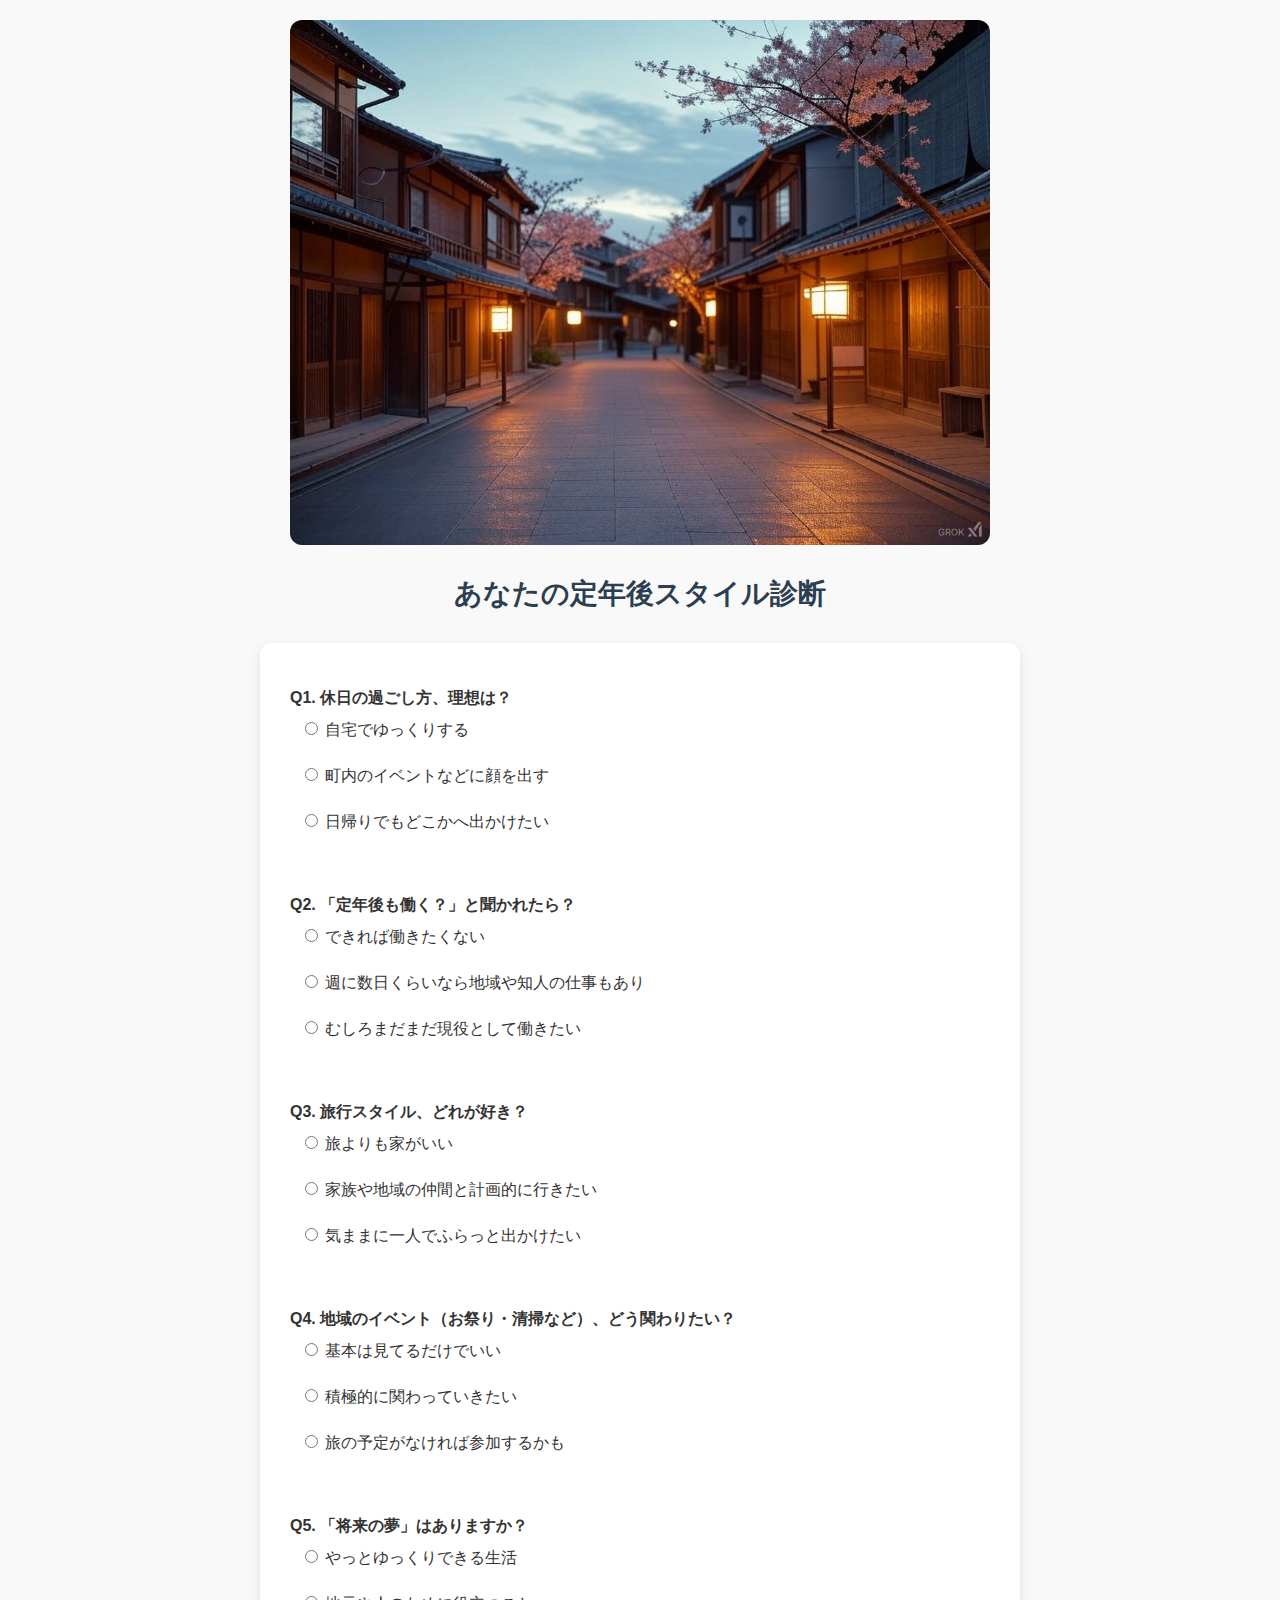
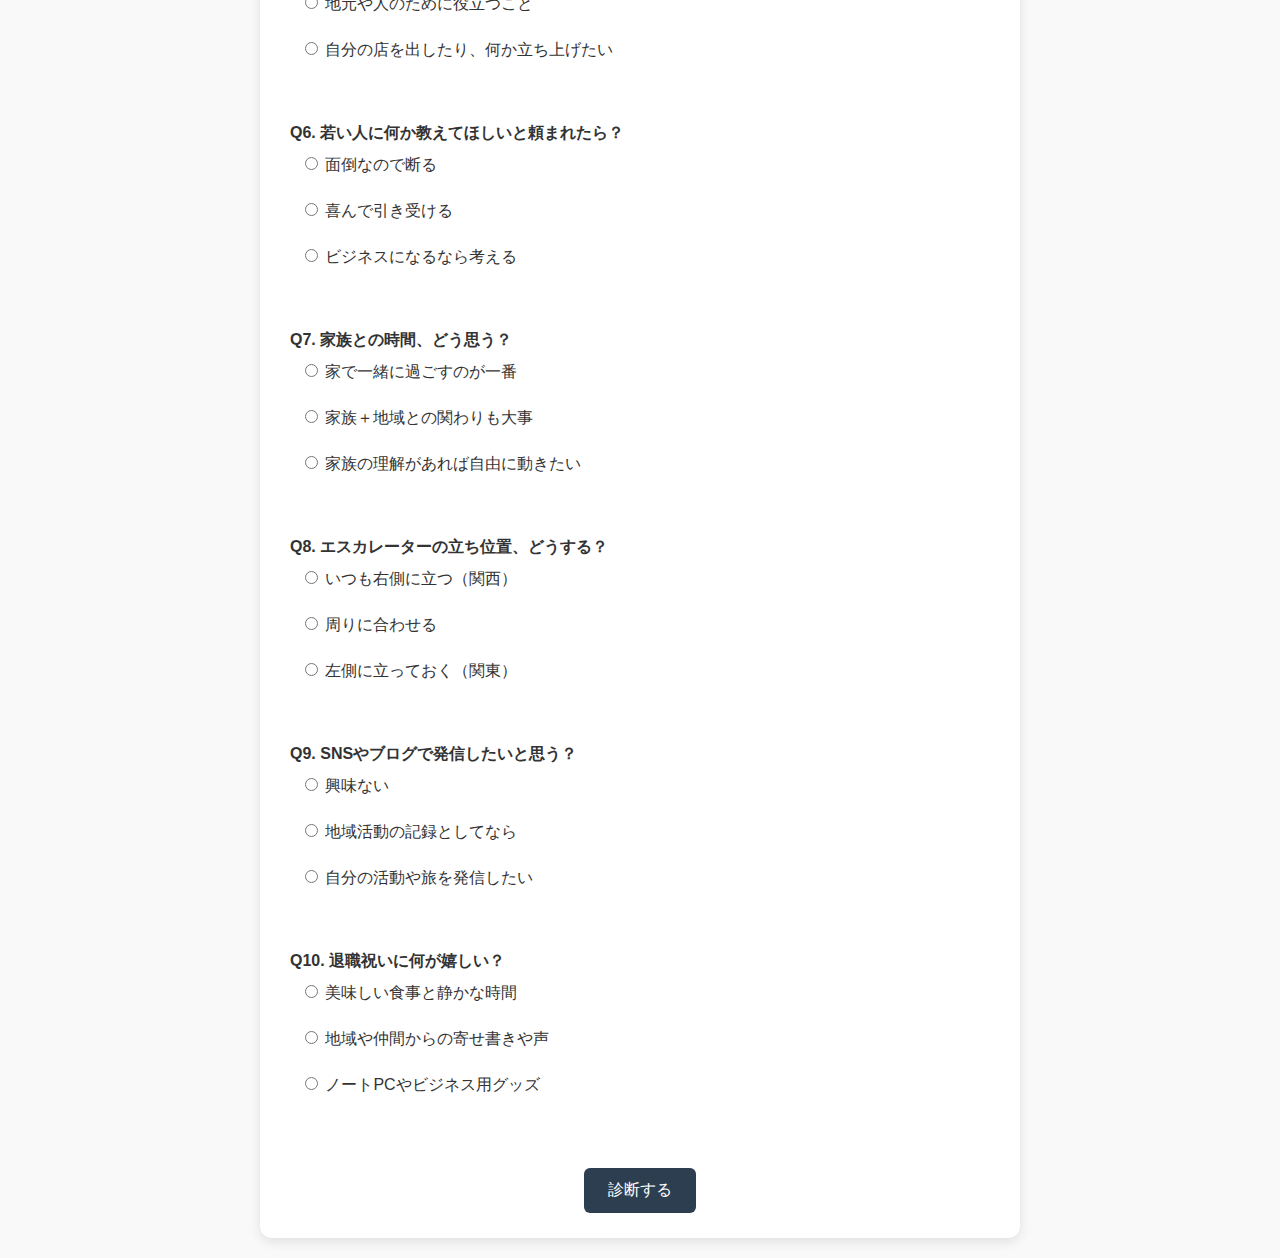
<file: templates/index.html>
<!DOCTYPE html>
<html>
<head>
    <meta charset="UTF-8">
    <title>定年後スタイル診断</title>
    <link rel="stylesheet" href="/static/style.css">
</head>
<body>

    <!-- ★ここに画像表示コードを追加！ -->
   <img src="/static/images/IMG_0118.JPG" alt="診断バナー" style="width:100%; max-width:700px; border-radius:12px; display:block; margin: 0 auto 30px;">

    <h1>あなたの定年後スタイル診断</h1>

    <form action="/result" method="post">

        <p><strong>Q1. 休日の過ごし方、理想は？</strong></p>
        <label><input type="radio" name="q1" value="A" required> 自宅でゆっくりする</label><br>
        <label><input type="radio" name="q1" value="B"> 町内のイベントなどに顔を出す</label><br>
        <label><input type="radio" name="q1" value="C"> 日帰りでもどこかへ出かけたい</label><br><br>

        <p><strong>Q2. 「定年後も働く？」と聞かれたら？</strong></p>
        <label><input type="radio" name="q2" value="A" required> できれば働きたくない</label><br>
        <label><input type="radio" name="q2" value="B"> 週に数日くらいなら地域や知人の仕事もあり</label><br>
        <label><input type="radio" name="q2" value="C"> むしろまだまだ現役として働きたい</label><br><br>

        <p><strong>Q3. 旅行スタイル、どれが好き？</strong></p>
        <label><input type="radio" name="q3" value="A" required> 旅よりも家がいい</label><br>
        <label><input type="radio" name="q3" value="B"> 家族や地域の仲間と計画的に行きたい</label><br>
        <label><input type="radio" name="q3" value="C"> 気ままに一人でふらっと出かけたい</label><br><br>

        <p><strong>Q4. 地域のイベント（お祭り・清掃など）、どう関わりたい？</strong></p>
        <label><input type="radio" name="q4" value="A" required> 基本は見てるだけでいい</label><br>
        <label><input type="radio" name="q4" value="B"> 積極的に関わっていきたい</label><br>
        <label><input type="radio" name="q4" value="C"> 旅の予定がなければ参加するかも</label><br><br>

        <p><strong>Q5. 「将来の夢」はありますか？</strong></p>
        <label><input type="radio" name="q5" value="A" required> やっとゆっくりできる生活</label><br>
        <label><input type="radio" name="q5" value="B"> 地元や人のために役立つこと</label><br>
        <label><input type="radio" name="q5" value="C"> 自分の店を出したり、何か立ち上げたい</label><br><br>

        <p><strong>Q6. 若い人に何か教えてほしいと頼まれたら？</strong></p>
        <label><input type="radio" name="q6" value="A" required> 面倒なので断る</label><br>
        <label><input type="radio" name="q6" value="B"> 喜んで引き受ける</label><br>
        <label><input type="radio" name="q6" value="C"> ビジネスになるなら考える</label><br><br>

        <p><strong>Q7. 家族との時間、どう思う？</strong></p>
        <label><input type="radio" name="q7" value="A" required> 家で一緒に過ごすのが一番</label><br>
        <label><input type="radio" name="q7" value="B"> 家族＋地域との関わりも大事</label><br>
        <label><input type="radio" name="q7" value="C"> 家族の理解があれば自由に動きたい</label><br><br>

        <p><strong>Q8. エスカレーターの立ち位置、どうする？</strong></p>
        <label><input type="radio" name="q8" value="A" required> いつも右側に立つ（関西）</label><br>
        <label><input type="radio" name="q8" value="B"> 周りに合わせる</label><br>
        <label><input type="radio" name="q8" value="C"> 左側に立っておく（関東）</label><br><br>

        <p><strong>Q9. SNSやブログで発信したいと思う？</strong></p>
        <label><input type="radio" name="q9" value="A" required> 興味ない</label><br>
        <label><input type="radio" name="q9" value="B"> 地域活動の記録としてなら</label><br>
        <label><input type="radio" name="q9" value="C"> 自分の活動や旅を発信したい</label><br><br>

        <p><strong>Q10. 退職祝いに何が嬉しい？</strong></p>
        <label><input type="radio" name="q10" value="A" required> 美味しい食事と静かな時間</label><br>
        <label><input type="radio" name="q10" value="B"> 地域や仲間からの寄せ書きや声</label><br>
        <label><input type="radio" name="q10" value="C"> ノートPCやビジネス用グッズ</label><br><br>

        <button type="submit">診断する</button>
    </form>
</body>
</html>
</file>
<file: static/style.css>
body {
    font-family: "Segoe UI", "Helvetica Neue", sans-serif;
    background-color: #f9f9f9;
    color: #333;
    margin: 0;
    padding: 20px;
}

h1 {
    text-align: center;
    color: #2c3e50;
    font-size: 28px;
    margin-bottom: 30px;
}

form {
    background-color: #fff;
    max-width: 700px;
    margin: 0 auto;
    padding: 25px 30px;
    border-radius: 12px;
    box-shadow: 0 4px 12px rgba(0,0,0,0.1);
}

p {
    font-weight: bold;
    margin-top: 20px;
    margin-bottom: 10px;
}

label {
    display: block;
    margin-left: 10px;
    margin-bottom: 6px;
    font-weight: normal;
}

button {
    display: block;
    margin: 30px auto 0;
    padding: 12px 24px;
    font-size: 16px;
    background-color: #2c3e50;
    color: #fff;
    border: none;
    border-radius: 6px;
    cursor: pointer;
    transition: background-color 0.3s ease;
}

button:hover {
    background-color: #1a242f;
}
</file>
